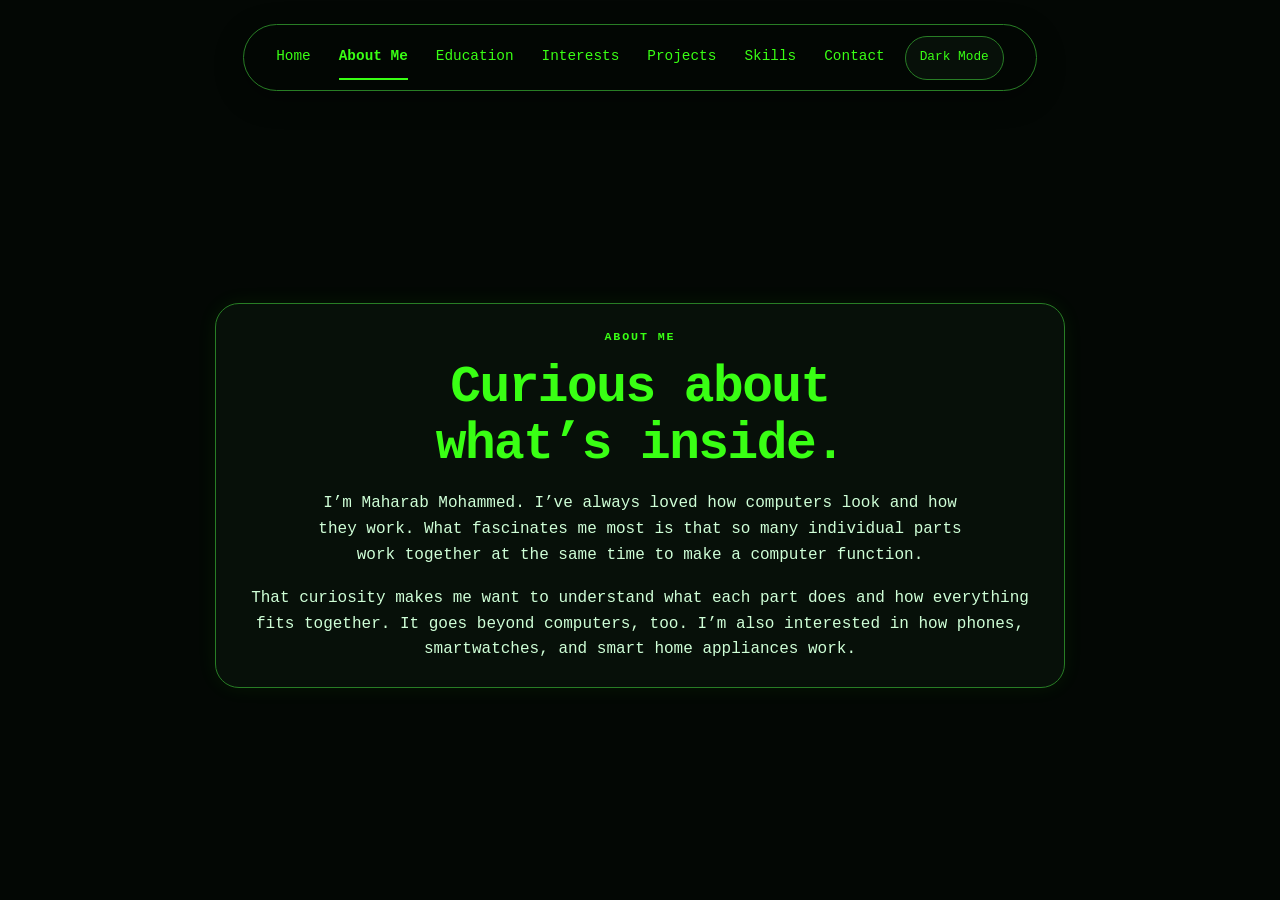
<file: about.html>
<!DOCTYPE html>
<html lang="en">
<head>
  <meta charset="UTF-8">
  <meta name="viewport" content="width=device-width, initial-scale=1">
  <meta name="description" content="Learn about Maharab Mohammed's curiosity about computers and smart devices, studies at NJIT, and goals in hands-on engineering.">
  <title>About Me | Maharab Mohammed</title>
  <link rel="stylesheet" href="css/styles.css?v=site-controls-1">
  <link rel="icon" href="images/favicon.svg" type="image/svg+xml">
  <script src="js/main.js?v=theme-label-2" defer></script>
</head>
<body class="compact-page centered-page centered-text-page">
  <a class="skip-link" href="#main">Skip to content</a>
  <header class="site-header wrapper">
    <button class="nav-toggle" type="button" aria-controls="site-navigation" aria-expanded="false" hidden>Menu</button>
    <nav id="site-navigation" aria-label="Main navigation">
      <a href="index.html?v=centered-home-1">Home</a>
      <a href="about.html" aria-current="page">About Me</a>
      <a href="education.html">Education</a>
      <a href="interests.html">Interests</a>
      <a href="projects.html">Projects</a>
      <a href="skills.html">Skills</a>
      <a href="contact.html">Contact</a>
    </nav>
    <button class="theme-toggle" type="button" aria-pressed="false" aria-label="Current theme: Dark Mode. Switch to Light Mode" hidden>Dark Mode</button>
  </header>
  <main id="main" class="wrapper">
    <div class="about-story">
      <section class="education rounded-panel" aria-labelledby="about-heading">
        <p class="eyebrow">About me</p>
        <h1 id="about-heading">Curious about<br><span>what’s inside.</span></h1>
        <p class="introduction">I’m Maharab Mohammed. I’ve always loved how computers look and how they work. What fascinates me most is that so many individual parts work together at the same time to make a computer function.</p>
        <p>That curiosity makes me want to understand what each part does and how everything fits together. It goes beyond computers, too. I’m also interested in how phones, smartwatches, and smart home appliances work.</p>
      </section>

    </div>


  </main>
</body>
</html>
</file>
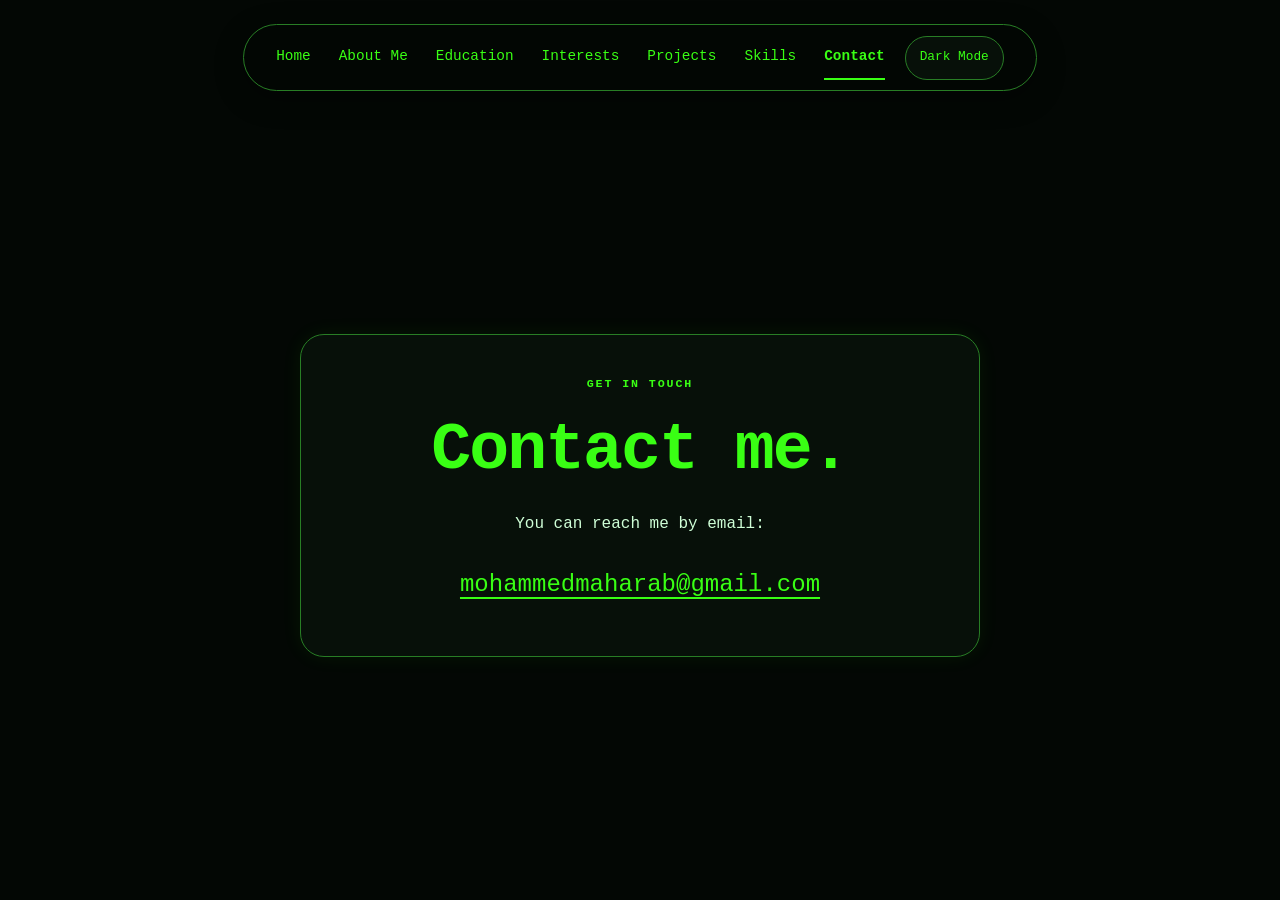
<file: contact.html>
<!DOCTYPE html>
<html lang="en">
<head>
  <meta charset="UTF-8">
  <meta name="viewport" content="width=device-width, initial-scale=1">
  <meta name="description" content="Contact Maharab Mohammed by email.">
  <title>Contact | Maharab Mohammed</title>
  <link rel="stylesheet" href="css/styles.css?v=site-controls-1">
  <link rel="icon" href="images/favicon.svg" type="image/svg+xml">
  <script src="js/main.js?v=theme-label-2" defer></script>
</head>
<body class="centered-page centered-text-page">
  <a class="skip-link" href="#main">Skip to content</a>
  <header class="site-header wrapper">
    <button class="nav-toggle" type="button" aria-controls="site-navigation" aria-expanded="false" hidden>Menu</button>
    <nav id="site-navigation" aria-label="Main navigation">
      <a href="index.html?v=centered-home-1">Home</a>
      <a href="about.html">About Me</a>
      <a href="education.html">Education</a>
      <a href="interests.html">Interests</a>
      <a href="projects.html">Projects</a>
      <a href="skills.html">Skills</a>
      <a href="contact.html" aria-current="page">Contact</a>
    </nav>
    <button class="theme-toggle" type="button" aria-pressed="false" aria-label="Current theme: Dark Mode. Switch to Light Mode" hidden>Dark Mode</button>
  </header>
  <main id="main" class="about-story wrapper">
    <section class="education rounded-panel contact-panel" aria-labelledby="contact-heading">
    <p class="eyebrow">Get in touch</p>
    <h1 id="contact-heading">Contact me.</h1>
    <p>You can reach me by email:</p>
    <a class="contact-email" href="mailto:mohammedmaharab@gmail.com">mohammedmaharab@gmail.com</a>
    </section>
  </main>
</body>
</html>
</file>
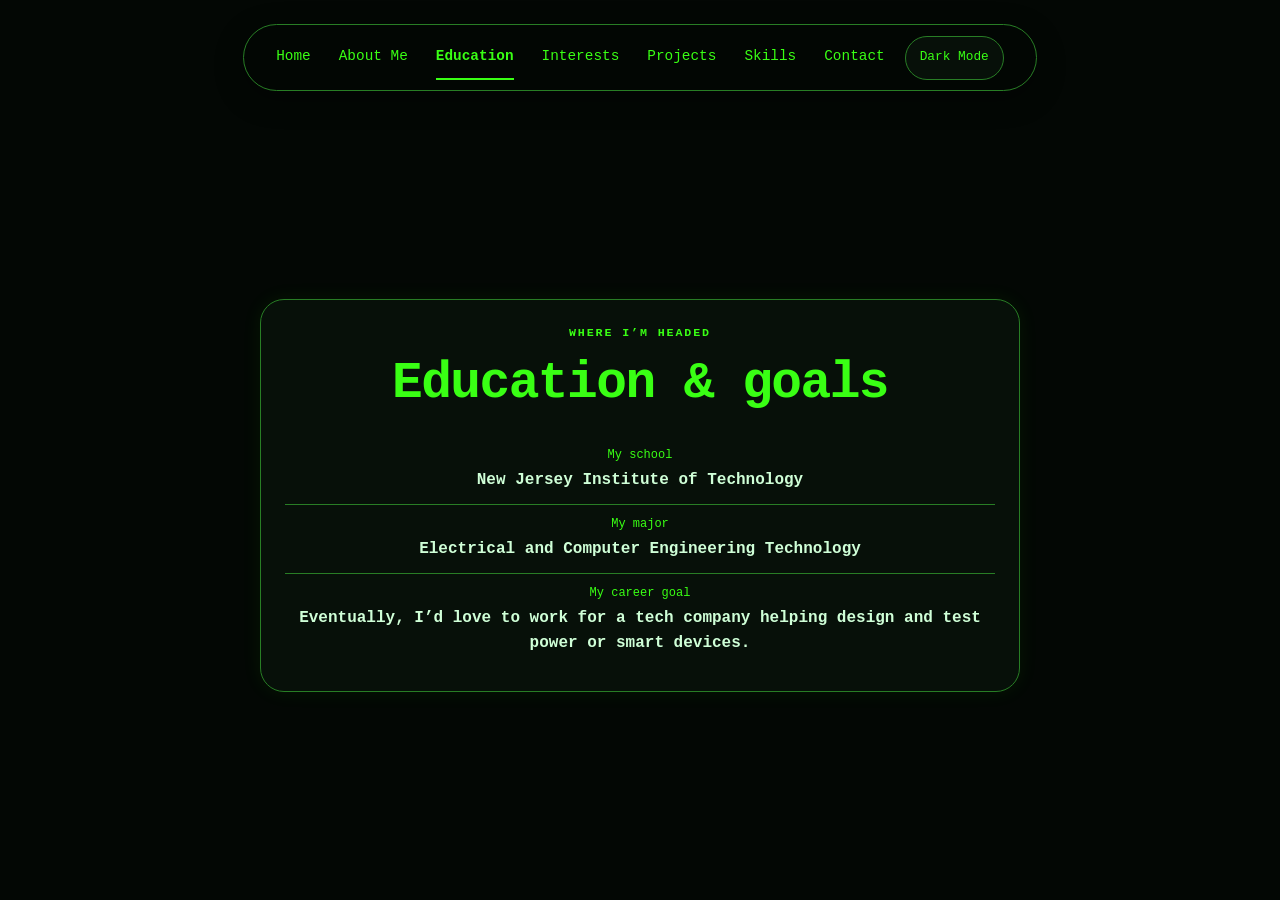
<file: education.html>
<!DOCTYPE html>
<html lang="en">
<head>
  <meta charset="UTF-8">
  <meta name="viewport" content="width=device-width, initial-scale=1">
  <meta name="description" content="Education of Maharab Mohammed, an Electrical and Computer Engineering Technology student at NJIT.">
  <title>Education | Maharab Mohammed</title>
  <link rel="stylesheet" href="css/styles.css?v=site-controls-1">
  <link rel="icon" href="images/favicon.svg" type="image/svg+xml">
  <script src="js/main.js?v=theme-label-2" defer></script>
</head>
<body class="compact-page centered-page">
  <a class="skip-link" href="#main">Skip to content</a>
  <header class="site-header wrapper">
    <button class="nav-toggle" type="button" aria-controls="site-navigation" aria-expanded="false" hidden>Menu</button>
    <nav id="site-navigation" aria-label="Main navigation">
      <a href="index.html?v=centered-home-1">Home</a>
      <a href="about.html">About Me</a>
      <a href="education.html" aria-current="page">Education</a>
      <a href="interests.html">Interests</a>
      <a href="projects.html">Projects</a>
      <a href="skills.html">Skills</a>
      <a href="contact.html">Contact</a>
    </nav>
    <button class="theme-toggle" type="button" aria-pressed="false" aria-label="Current theme: Dark Mode. Switch to Light Mode" hidden>Dark Mode</button>
  </header>
  <main id="main" class="content-page wrapper">
    <section id="education" class="education rounded-panel" aria-labelledby="education-heading">
      <p class="eyebrow">Where I’m headed</p>
      <div class="education-grid">
        <div><h1 id="education-heading">Education &amp; goals</h1></div>
        <dl>
          <div><dt>My school</dt><dd>New Jersey Institute of Technology</dd></div>
          <div><dt>My major</dt><dd>Electrical and Computer Engineering Technology</dd></div>
          <div><dt>My career goal</dt><dd>Eventually, I’d love to work for a tech company helping design and test power or smart devices.</dd></div>
        </dl>
      </div>
    </section>
  </main>
</body>
</html>
</file>
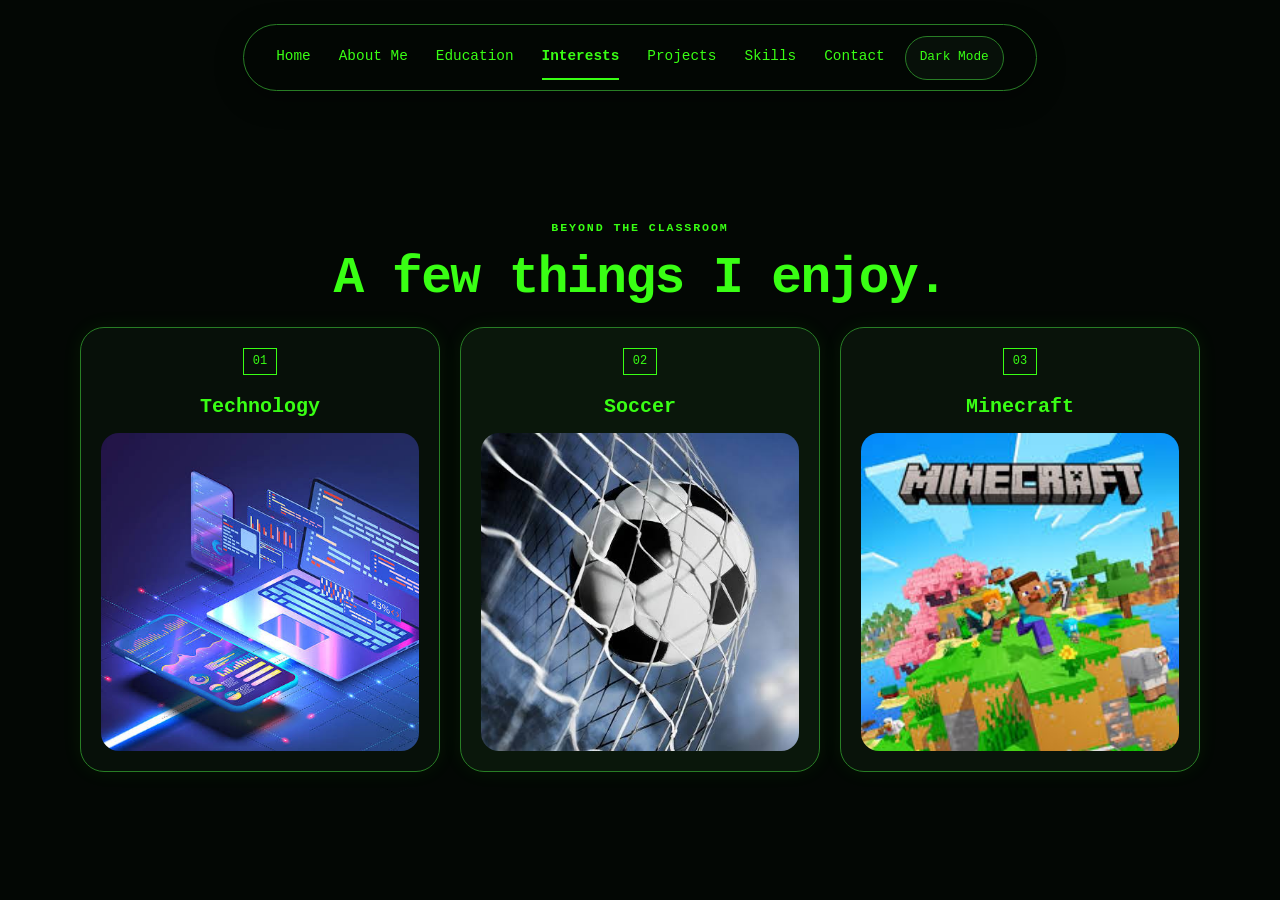
<file: interests.html>
<!DOCTYPE html>
<html lang="en">
<head>
  <meta charset="UTF-8">
  <meta name="viewport" content="width=device-width, initial-scale=1">
  <meta name="description" content="Interests of Maharab Mohammed, an Electrical and Computer Engineering Technology student at NJIT.">
  <title>Interests | Maharab Mohammed</title>
  <link rel="stylesheet" href="css/styles.css?v=site-controls-1">
  <link rel="icon" href="images/favicon.svg" type="image/svg+xml">
  <script src="js/main.js?v=theme-label-2" defer></script>
</head>
<body class="compact-page centered-page">
  <a class="skip-link" href="#main">Skip to content</a>
  <header class="site-header wrapper">
    <button class="nav-toggle" type="button" aria-controls="site-navigation" aria-expanded="false" hidden>Menu</button>
    <nav id="site-navigation" aria-label="Main navigation">
      <a href="index.html?v=centered-home-1">Home</a>
      <a href="about.html">About Me</a>
      <a href="education.html">Education</a>
      <a href="interests.html" aria-current="page">Interests</a>
      <a href="projects.html">Projects</a>
      <a href="skills.html">Skills</a>
      <a href="contact.html">Contact</a>
    </nav>
    <button class="theme-toggle" type="button" aria-pressed="false" aria-label="Current theme: Dark Mode. Switch to Light Mode" hidden>Dark Mode</button>
  </header>
  <main id="main" class="content-page wrapper">
    <section id="interests" class="interests" aria-labelledby="interests-heading">
      <p class="eyebrow">Beyond the classroom</p>
      <h1 id="interests-heading">A few things I enjoy.</h1>
      <ul class="interest-list">
        <li><span class="interest-number" aria-hidden="true">01</span><h3>Technology</h3><img class="interest-image" src="images/tech.jpg" alt="Illustration of a laptop, phone, and tablet surrounded by colorful code and data displays." width="678" height="452" loading="lazy"></li>
        <li><span class="interest-number" aria-hidden="true">02</span><h3>Soccer</h3><img class="interest-image" src="images/soccer.jpg" alt="A black-and-white soccer ball caught in a goal net." width="684" height="448" loading="lazy"></li>
        <li><span class="interest-number" aria-hidden="true">03</span><h3>Minecraft</h3><img class="interest-image minecraft-image" src="images/minecraft.jpg" alt="Minecraft artwork with characters exploring a grassy block landscape beneath the Minecraft logo." width="225" height="225" loading="lazy"></li>
      </ul>
    </section>
  </main>
</body>
</html>
</file>
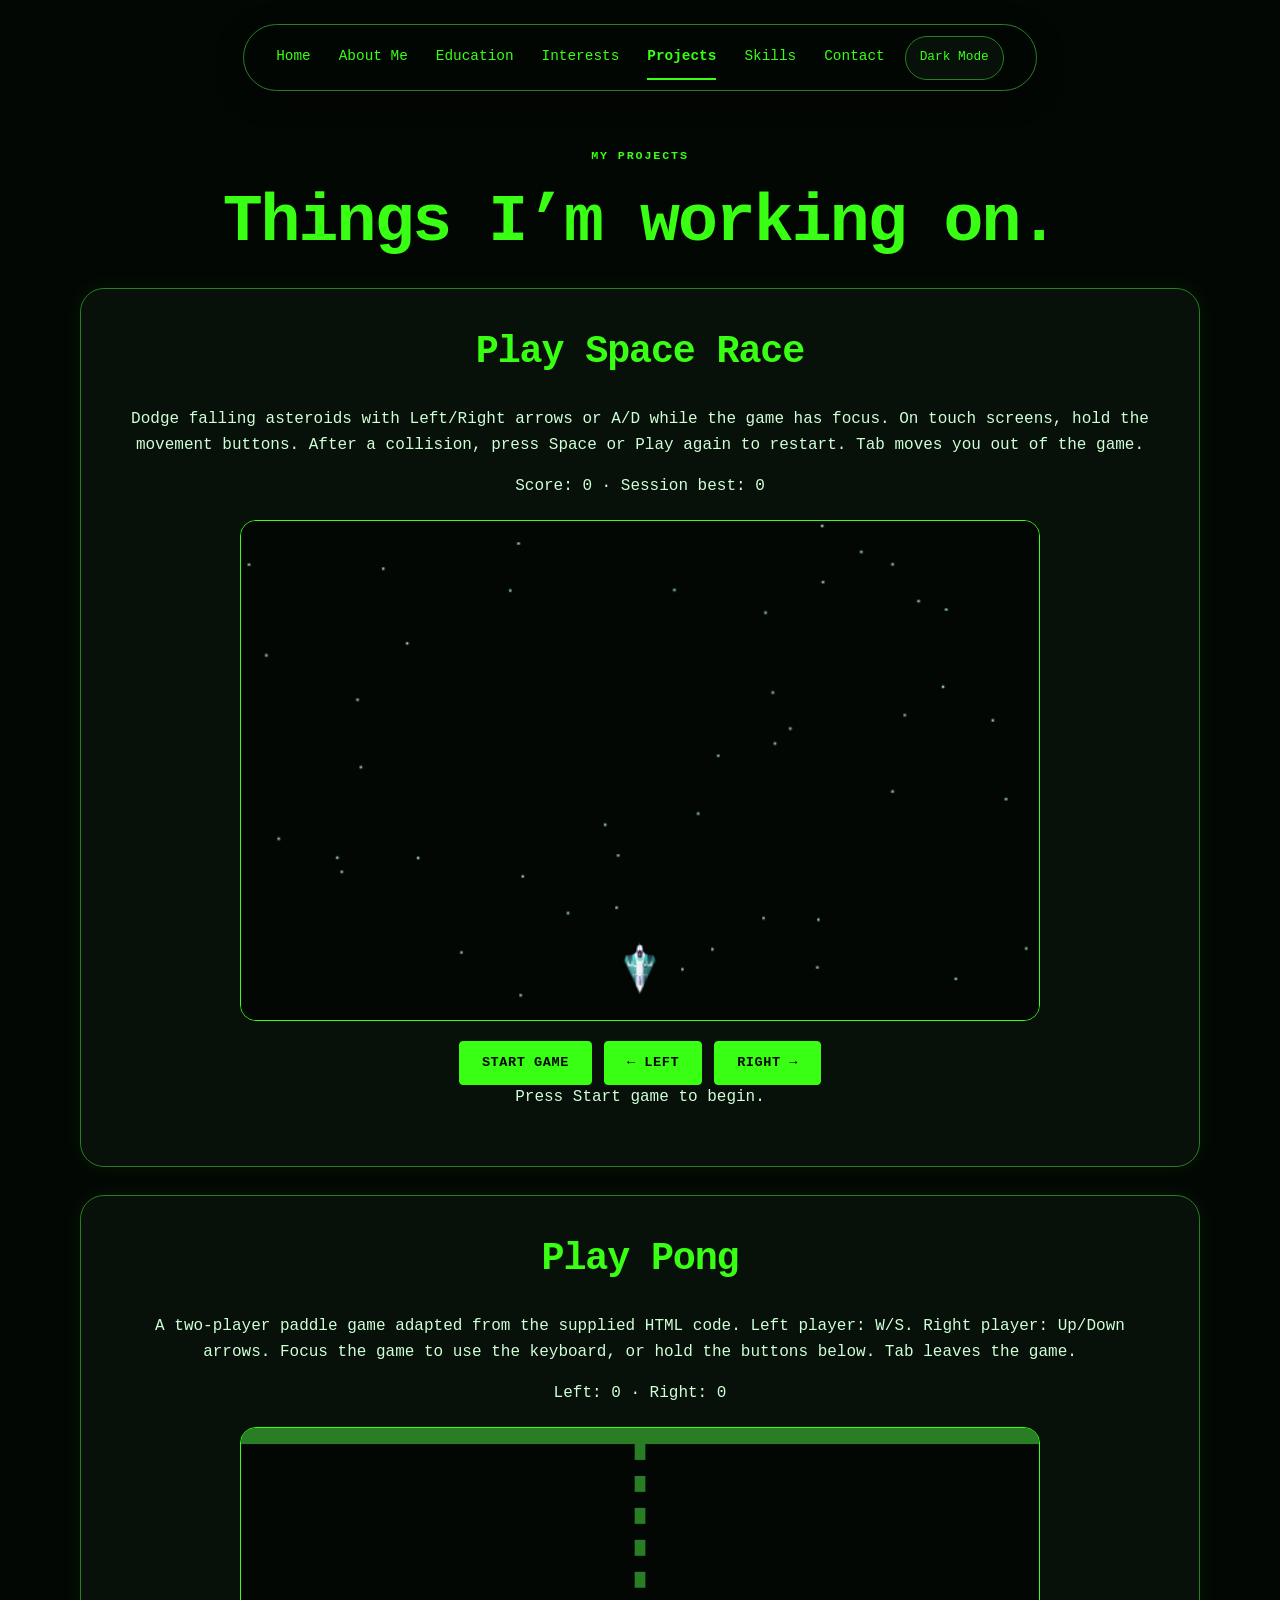
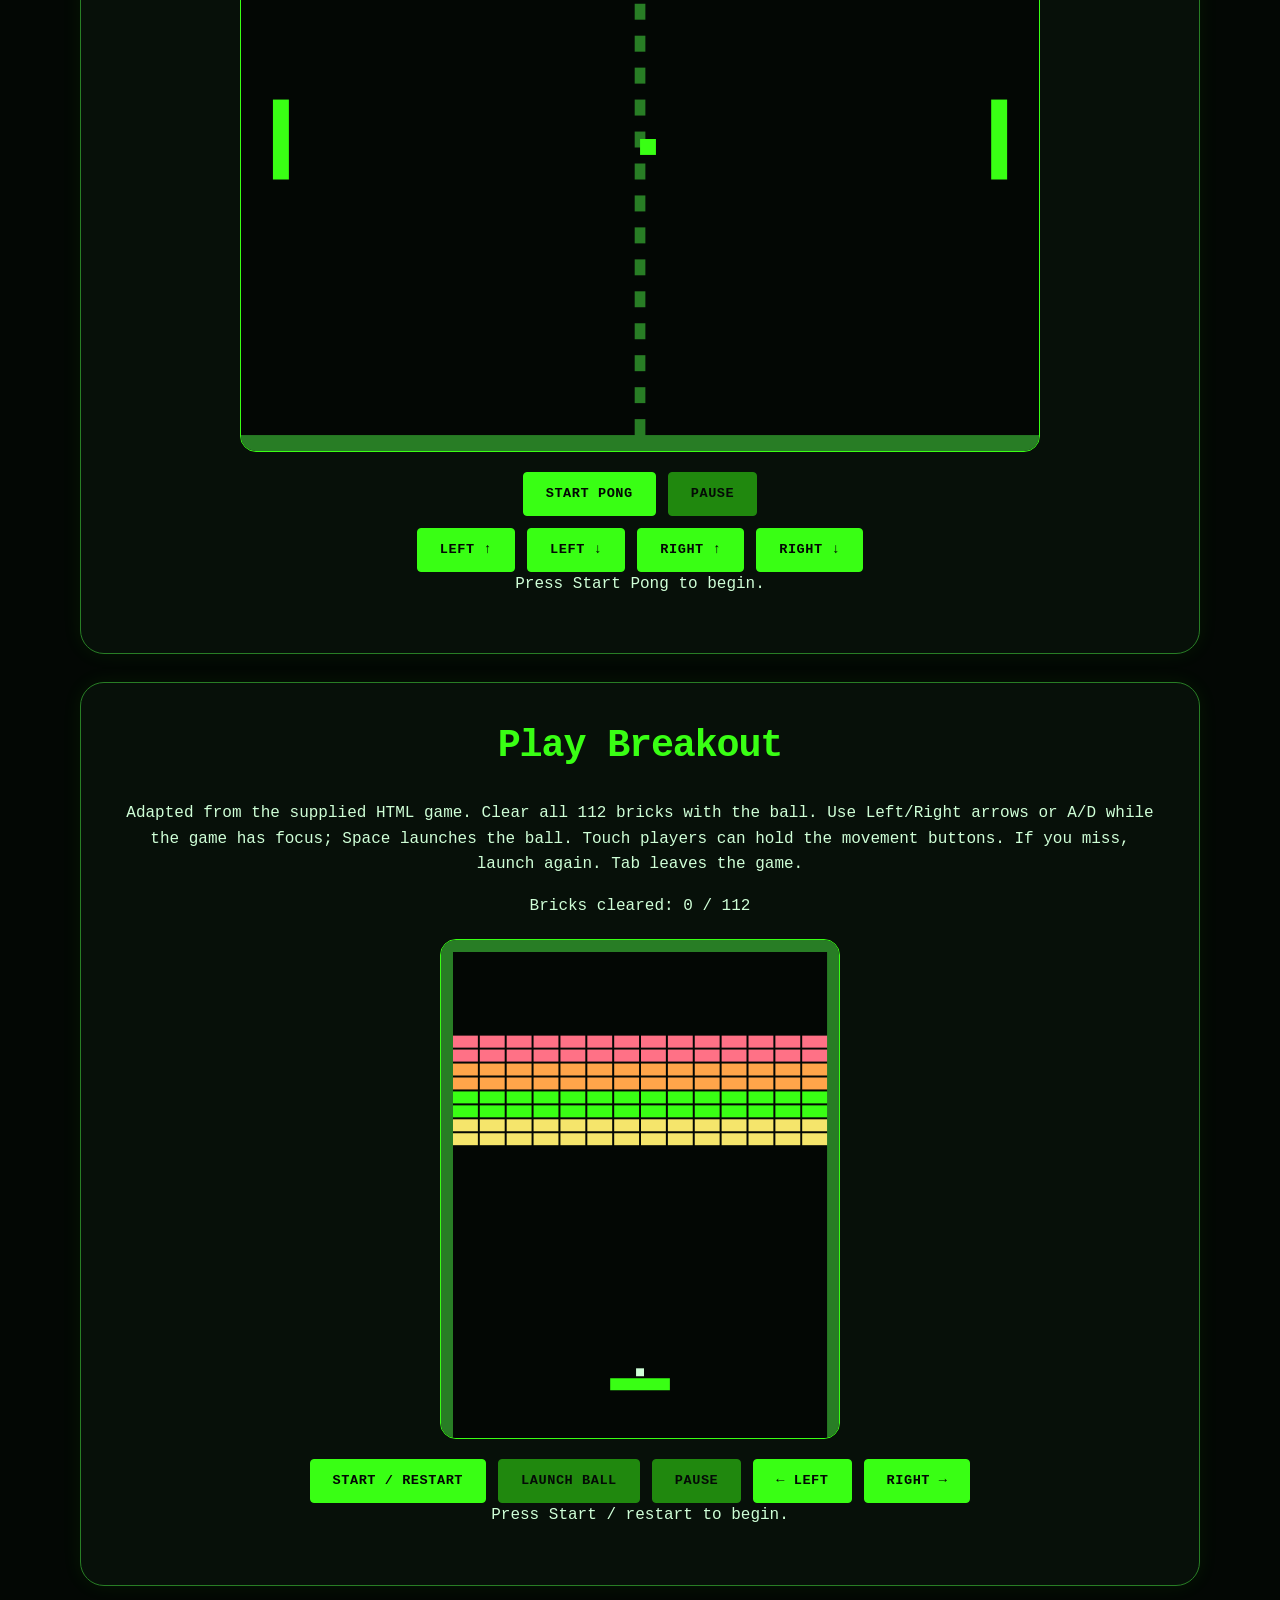
<file: projects.html>
<!DOCTYPE html>
<html lang="en">
<head>
  <meta charset="UTF-8">
  <meta name="viewport" content="width=device-width, initial-scale=1">
  <meta name="description" content="Play Space Race, two-player Pong, and Breakout in Maharab Mohammed's project portfolio.">
  <title>Projects | Maharab Mohammed</title>
  <link rel="stylesheet" href="css/styles.css?v=site-controls-1">
  <link rel="icon" href="images/favicon.svg" type="image/svg+xml">
  <script src="js/main.js?v=theme-label-2" defer></script>
</head>
<body class="projects-page">
  <a class="skip-link" href="#main">Skip to content</a>
  <header class="site-header wrapper">
    <button class="nav-toggle" type="button" aria-controls="site-navigation" aria-expanded="false" hidden>Menu</button>
    <nav id="site-navigation" aria-label="Main navigation">
      <a href="index.html?v=centered-home-1">Home</a>
      <a href="about.html">About Me</a>
      <a href="education.html">Education</a>
      <a href="interests.html">Interests</a>
      <a href="projects.html" aria-current="page">Projects</a>
      <a href="skills.html">Skills</a>
      <a href="contact.html">Contact</a>
    </nav>
    <button class="theme-toggle" type="button" aria-pressed="false" aria-label="Current theme: Dark Mode. Switch to Light Mode" hidden>Dark Mode</button>
  </header>
  <main id="main" class="content-page wrapper">
    <p class="eyebrow">My projects</p>
    <h1>Things I’m working on.</h1>
    <section class="education rounded-panel playable-game" aria-labelledby="game-heading">
      <h2 id="game-heading">Play Space Race</h2>
      <p id="game-instructions">Dodge falling asteroids with Left/Right arrows or A/D while the game has focus. On touch screens, hold the movement buttons. After a collision, press Space or Play again to restart. Tab moves you out of the game.</p>
      <p id="game-score">Score: 0 · Session best: 0</p>
      <div class="game-stage space-race-stage">
        <canvas id="space-race" width="640" height="400" tabindex="0" aria-label="Space Race game area" aria-describedby="game-instructions">Space Race requires a browser with Canvas support.</canvas>
        <div class="game-result" id="space-race-result" hidden aria-hidden="true"></div>
      </div>
      <div class="game-controls">
        <button class="button" id="start-game" type="button">Start game</button>
        <button class="button" data-move="left" type="button" aria-label="Move spaceship left">← Left</button>
        <button class="button" data-move="right" type="button" aria-label="Move spaceship right">Right →</button>
      </div>
      <p id="game-status" role="status">Press Start game to begin.</p>
      <noscript><p>Enable JavaScript to play Space Race.</p></noscript>
    </section>
    <section class="education rounded-panel playable-game" aria-labelledby="pong-heading">
      <h2 id="pong-heading">Play Pong</h2>
      <p id="pong-instructions">A two-player paddle game adapted from the supplied HTML code. Left player: W/S. Right player: Up/Down arrows. Focus the game to use the keyboard, or hold the buttons below. Tab leaves the game.</p>
      <p id="pong-score">Left: 0 · Right: 0</p>
      <div class="game-stage pong-stage">
        <canvas id="pong" width="750" height="585" tabindex="0" aria-label="Two-player Pong game" aria-describedby="pong-instructions">Pong requires Canvas support.</canvas>
        <div class="game-result" id="pong-result" hidden aria-hidden="true"></div>
      </div>
      <div class="game-controls">
        <button class="button" id="pong-start" type="button">Start Pong</button>
        <button class="button" id="pong-pause" type="button" disabled>Pause</button>
      </div>
      <div class="game-controls pong-movement" role="group" aria-label="Pong paddle controls">
        <button class="button" data-pong="w" type="button">Left ↑</button>
        <button class="button" data-pong="s" type="button">Left ↓</button>
        <button class="button" data-pong="ArrowUp" type="button">Right ↑</button>
        <button class="button" data-pong="ArrowDown" type="button">Right ↓</button>
      </div>
      <p id="pong-status" role="status">Press Start Pong to begin.</p>
      <noscript><p>Enable JavaScript to play Pong.</p></noscript>
    </section>
    <section class="education rounded-panel playable-game" aria-labelledby="breakout-heading">
      <h2 id="breakout-heading">Play Breakout</h2>
      <p id="breakout-instructions">Adapted from the supplied HTML game. Clear all 112 bricks with the ball. Use Left/Right arrows or A/D while the game has focus; Space launches the ball. Touch players can hold the movement buttons. If you miss, launch again. Tab leaves the game.</p>
      <p id="breakout-score">Bricks cleared: 0 / 112</p>
      <div class="game-stage breakout-stage">
        <canvas id="breakout" width="400" height="500" tabindex="0" aria-label="Breakout brick-breaking game" aria-describedby="breakout-instructions">Breakout requires Canvas support.</canvas>
        <div class="game-result" id="breakout-result" hidden aria-hidden="true"></div>
      </div>
      <div class="game-controls">
        <button class="button" id="breakout-start" type="button">Start / restart</button>
        <button class="button" id="breakout-launch" type="button" disabled>Launch ball</button>
        <button class="button" id="breakout-pause" type="button" disabled>Pause</button>
        <button class="button" data-breakout="left" type="button">← Left</button>
        <button class="button" data-breakout="right" type="button">Right →</button>
      </div>
      <p id="breakout-status" role="status">Press Start / restart to begin.</p>
      <noscript><p>Enable JavaScript to play Breakout.</p></noscript>
    </section>
  </main>
</body>
</html>
</file>
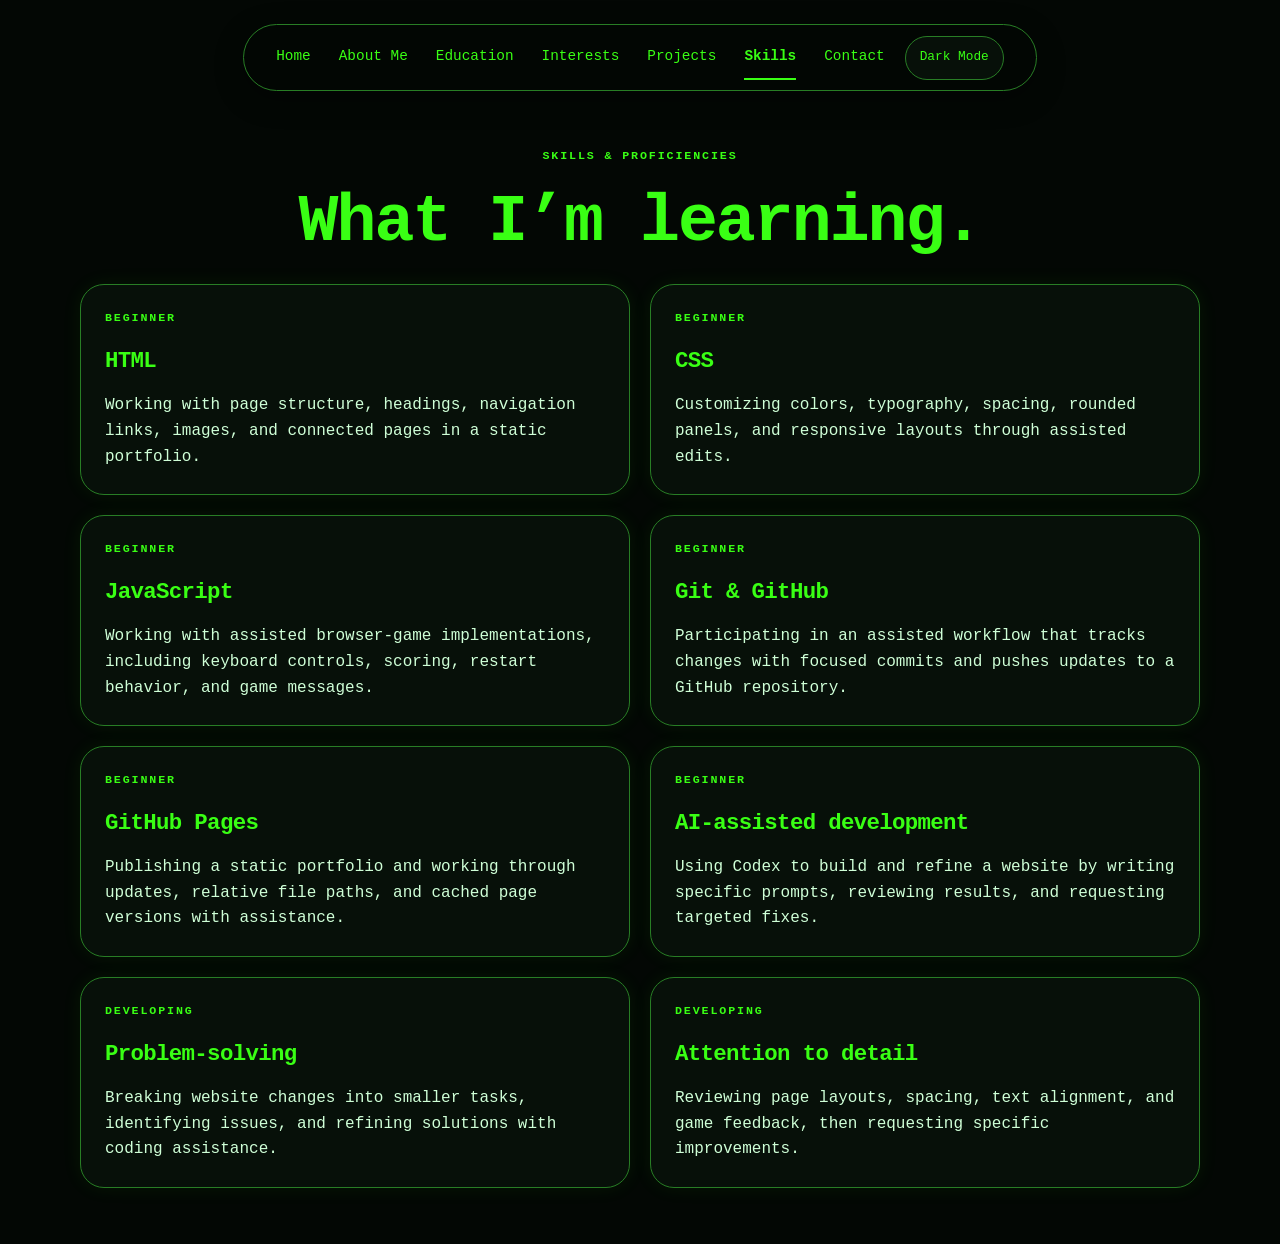
<file: skills.html>
<!DOCTYPE html>
<html lang="en">
<head>
  <meta charset="UTF-8">
  <meta name="viewport" content="width=device-width, initial-scale=1">
  <meta name="description" content="Technical skills and developing proficiencies of Maharab Mohammed in web development, GitHub Pages, and AI-assisted development.">
  <title>Skills | Maharab Mohammed</title>
  <link rel="stylesheet" href="css/styles.css?v=site-controls-1">
  <link rel="icon" href="images/favicon.svg" type="image/svg+xml">
  <script src="js/main.js?v=theme-label-2" defer></script>
</head>
<body class="skills-page">
  <a class="skip-link" href="#main">Skip to content</a>
  <header class="site-header wrapper">
    <button class="nav-toggle" type="button" aria-controls="site-navigation" aria-expanded="false" hidden>Menu</button>
    <nav id="site-navigation" aria-label="Main navigation">
      <a href="index.html?v=centered-home-1">Home</a>
      <a href="about.html">About Me</a>
      <a href="education.html">Education</a>
      <a href="interests.html">Interests</a>
      <a href="projects.html">Projects</a>
      <a href="skills.html" aria-current="page">Skills</a>
      <a href="contact.html">Contact</a>
    </nav>
    <button class="theme-toggle" type="button" aria-pressed="false" aria-label="Current theme: Dark Mode. Switch to Light Mode" hidden>Dark Mode</button>
  </header>
  <main id="main" class="content-page wrapper">
    <p class="eyebrow">Skills &amp; proficiencies</p>
    <h1>What I’m learning.</h1>
    <div class="skills-grid">
      <section class="education rounded-panel" aria-labelledby="html-skill">
        <p class="eyebrow">Beginner</p>
        <h2 id="html-skill">HTML</h2>
        <p>Working with page structure, headings, navigation links, images, and connected pages in a static portfolio.</p>
      </section>
      <section class="education rounded-panel" aria-labelledby="css-skill">
        <p class="eyebrow">Beginner</p>
        <h2 id="css-skill">CSS</h2>
        <p>Customizing colors, typography, spacing, rounded panels, and responsive layouts through assisted edits.</p>
      </section>
      <section class="education rounded-panel" aria-labelledby="js-skill">
        <p class="eyebrow">Beginner</p>
        <h2 id="js-skill">JavaScript</h2>
        <p>Working with assisted browser-game implementations, including keyboard controls, scoring, restart behavior, and game messages.</p>
      </section>
      <section class="education rounded-panel" aria-labelledby="git-skill">
        <p class="eyebrow">Beginner</p>
        <h2 id="git-skill">Git &amp; GitHub</h2>
        <p>Participating in an assisted workflow that tracks changes with focused commits and pushes updates to a GitHub repository.</p>
      </section>
      <section class="education rounded-panel" aria-labelledby="pages-skill">
        <p class="eyebrow">Beginner</p>
        <h2 id="pages-skill">GitHub Pages</h2>
        <p>Publishing a static portfolio and working through updates, relative file paths, and cached page versions with assistance.</p>
      </section>
      <section class="education rounded-panel" aria-labelledby="ai-skill">
        <p class="eyebrow">Beginner</p>
        <h2 id="ai-skill">AI-assisted development</h2>
        <p>Using Codex to build and refine a website by writing specific prompts, reviewing results, and requesting targeted fixes.</p>
      </section>
      <section class="education rounded-panel" aria-labelledby="problem-solving-skill">
        <p class="eyebrow">Developing</p>
        <h2 id="problem-solving-skill">Problem-solving</h2>
        <p>Breaking website changes into smaller tasks, identifying issues, and refining solutions with coding assistance.</p>
      </section>
      <section class="education rounded-panel" aria-labelledby="attention-skill">
        <p class="eyebrow">Developing</p>
        <h2 id="attention-skill">Attention to detail</h2>
        <p>Reviewing page layouts, spacing, text alignment, and game feedback, then requesting specific improvements.</p>
      </section>
    </div>
  </main>
</body>
</html>
</file>
<file: css/styles.css>
:root {
  color-scheme: dark;
  --background: #030704;
  --text: #cfffd7;
  --green: #39ff14;
  --surface: #071009;
  --surface-raised: #0a170b;
  --border: #287d25;
  font-family: "Cascadia Code", Consolas, "Courier New", monospace;
  color: var(--text);
  background: var(--background);
  line-height: 1.6;
}
* { box-sizing: border-box; }
[hidden] { display: none !important; }
:root[data-theme="light"] {
  color-scheme: light;
  --background: #f1f8ef;
  --text: #183620;
  --green: #17652b;
  --surface: #ffffff;
  --surface-raised: #e1eedc;
  --border: #648468;
}
:root[data-theme="light"] .home-page { background-image: linear-gradient(rgba(241, 248, 239, 0.88), rgba(241, 248, 239, 0.88)), url("../images/voxel-workshop.jpg"); }
:root[data-theme="light"] .site-header, :root[data-theme="light"] .site-footer { background: var(--surface); }
:root[data-theme="light"] .home-intro h1 { text-shadow: 0 2px 12px #fff; }
:root[data-theme="light"] .interest-list li:nth-child(3) { background: #e5f3e8; }
:root[data-theme="light"] .game-result { color: #39ff14; }
.nav-toggle, .theme-toggle { font: inherit; font-size: 0.8rem; color: var(--green); background: var(--surface); border: 1px solid var(--border); border-radius: 999px; padding: 10px 14px; min-height: 44px; cursor: pointer; }
.theme-toggle[aria-pressed="true"] { background: var(--green); color: var(--background); }
@media (max-width: 760px) {
  .site-header { border-radius: 28px; }
  .site-header:has(.nav-toggle:not([hidden])) nav { flex-basis: 100%; order: 3; flex-direction: column; align-items: stretch; }
  .site-header nav a { padding: 10px 16px; }
}
body { margin: 0; min-height: 100vh; background-color: var(--background); color: var(--text); }
.home-page { display: flex; flex-direction: column; }
.home-intro { flex: 1; display: grid; place-items: center; text-align: center; padding-block: 60px; }
.home-intro h1 { margin: 0; padding: clamp(12px, 3vw, 32px); background: transparent; border: 0; text-shadow: 0 3px 12px #000, 0 0 24px rgba(57, 255, 20, 0.3); }
.home-intro h1 span { display: block; }
.about-story { max-width: 760px; padding-block: 64px; }
.content-page { padding-block: 56px; }
.page-note { max-width: 65ch; margin-block: 28px; }
.contact-email { display: inline-block; max-width: 100%; overflow-wrap: anywhere; font-size: clamp(1rem, 3vw, 1.5rem); padding-block: 12px; }
.home-page {
  background-color: var(--background);
  background-image: linear-gradient(90deg, rgba(3, 7, 4, 0.94), rgba(3, 7, 4, 0.76)), url("../images/voxel-workshop.jpg");
  background-size: cover;
  background-position: center top;
  background-repeat: no-repeat;
}
a { color: var(--green); text-underline-offset: 0.25em; }
a:hover { text-decoration-thickness: 2px; }
a:focus-visible { outline: 3px solid var(--green); outline-offset: 5px; }
.wrapper { width: min(1120px, calc(100% - 40px)); margin-inline: auto; }
.skip-link { position: absolute; top: 10px; left: 10px; padding: 12px; background: var(--surface); transform: translateY(-180%); z-index: 2; }
.skip-link:focus { transform: translateY(0); }
.site-header { display: flex; justify-content: space-between; align-items: center; flex-wrap: wrap; gap: 20px; padding-block: 26px; border-bottom: 1px solid var(--border); }
.brand { display: flex; align-items: center; gap: 12px; text-decoration: none; font-weight: 700; color: var(--text); }
.monogram { display: grid; place-items: center; width: 42px; height: 42px; background: var(--green); color: var(--background); border-radius: 4px; font-size: 0.8rem; }
nav { display: flex; flex-wrap: wrap; gap: 24px; }
nav a { font-size: 0.9rem; padding-block: 7px; }
nav a[aria-current] { font-weight: 700; }
.hero { display: grid; gap: 36px; padding-block: 56px; align-items: center; }
.home-page .hero { grid-template-columns: minmax(0, 1fr); min-height: 68vh; }
.home-page .hero-copy { max-width: 720px; padding: clamp(22px, 4vw, 40px); background: var(--background); border: 1px solid var(--border); border-left: 4px solid var(--green); border-radius: 4px; }
.home-page .interests > .eyebrow, .home-page .interests > h2 { width: fit-content; max-width: 100%; padding: 10px 16px; background: var(--background); border-radius: 4px; }
.eyebrow { text-transform: uppercase; letter-spacing: 0.16em; font-size: 0.73rem; font-weight: 700; color: var(--green); margin: 0 0 20px; }
h1, h2, h3, p { margin-top: 0; }
h1 { font-size: clamp(2.5rem, 5.2vw, 4.4rem); line-height: 1.12; letter-spacing: -0.03em; font-weight: 600; margin-bottom: 24px; }
h1 span { color: var(--green); }
.introduction { max-width: 49ch; font-size: 1.08rem; margin-bottom: 30px; }
.button { display: inline-flex; align-items: center; gap: 28px; background: var(--green); color: var(--background); padding: 13px 22px; border-radius: 4px; text-decoration: none; font-weight: 700; }
.button:hover { background: #a0ffbf; }
.education { background: var(--surface); border: 1px solid var(--border); border-radius: 4px; padding: 28px; scroll-margin-top: 24px; }
h2 { font-size: clamp(1.8rem, 3vw, 2.5rem); line-height: 1.2; letter-spacing: -0.03em; font-weight: 600; }
.education-grid { display: grid; gap: 14px; }
dl { margin: 0; }
dl > div { padding-block: 14px; border-bottom: 1px solid var(--border); }
dl > div:first-child { padding-top: 0; }
dl > div:last-child { border-bottom: 0; }
dt { font-size: 0.75rem; color: var(--green); margin-bottom: 3px; }
dd { margin: 0; font-weight: 600; }
.interests { padding-block: 64px; scroll-margin-top: 24px; }
.interest-list { list-style: none; display: grid; grid-auto-rows: 1fr; gap: 20px; padding: 0; margin: 28px 0 0; }
.interest-list li { min-width: 0; display: flex; flex-direction: column; align-items: center; padding: 26px; border-radius: 24px; background: var(--surface); border: 1px solid var(--border); }
.interest-list li:nth-child(2) { background: var(--surface-raised); }
.interest-list li:nth-child(3) { background: #09130a; }
.interest-number { font-size: 0.75rem; color: var(--green); }
h3 { margin-block: 25px 10px; font-size: 1.25rem; font-weight: 600; }
.interest-list p { margin-bottom: 0; }
.interest-image { display: block; width: 100%; height: auto; aspect-ratio: 1; object-fit: cover; border-radius: 18px; margin-bottom: 0; }
.minecraft-image { object-fit: contain; }
.site-footer { display: flex; justify-content: space-between; flex-wrap: wrap; gap: 16px; border-top: 1px solid var(--border); padding-block: 24px; font-size: 0.8rem; }
.site-footer p { margin: 0; }
@media (min-width: 760px) {
  .hero { grid-template-columns: 1.4fr 1fr; padding-block: 80px; gap: 48px; }
  .education { padding: 40px; }
  .education-grid { grid-template-columns: 1fr 1.1fr; gap: 40px; }
  .interest-list { grid-template-columns: repeat(3, 1fr); }
}
@media (prefers-reduced-motion: no-preference) {
  html { scroll-behavior: smooth; }
}

/* Terminal accents shared by every page. */
::selection { background: var(--green); color: var(--background); }
h1, h2, h3 { color: var(--green); overflow-wrap: anywhere; }
nav a { text-decoration: none; border-bottom: 2px solid transparent; }
nav a:hover, nav a[aria-current] { border-bottom-color: var(--green); }
.site-header { border-bottom-color: var(--green); }
.education, .interest-list li, .home-page .hero-copy { box-shadow: 0 0 20px rgba(57, 255, 20, 0.07); }
.interest-number { display: inline-block; border: 1px solid var(--green); padding: 3px 9px; }
.button { border: 1px solid var(--green); text-transform: uppercase; font-size: 0.85rem; letter-spacing: 0.04em; }
.button:hover { background: #a6ff8f; box-shadow: 0 0 18px rgba(57, 255, 20, 0.25); }

/* Matching floating pill bars on every page. */
.site-header, .site-footer {
  width: fit-content;
  max-width: calc(100% - 32px);
  justify-content: center;
  padding: 10px clamp(16px, 4vw, 32px);
  background: rgba(3, 7, 4, 0.94);
  border: 1px solid var(--border);
  border-radius: 999px;
  box-shadow: 0 8px 28px rgba(0, 0, 0, 0.35);
  text-align: center;
}
.site-header { margin-top: 24px; }
.site-footer { margin-bottom: 24px; column-gap: 24px; row-gap: 2px; }
.site-header nav { justify-content: center; column-gap: clamp(12px, 3vw, 28px); row-gap: 2px; }
.site-header nav a { font-size: clamp(0.75rem, 2.6vw, 0.9rem); padding-block: 10px; }
.site-footer a { padding-block: 10px; }

/* Home uses destination tiles instead of the shared navigation menu. */
.home-page > .site-header { align-self: flex-end; margin-inline: 16px; }
.home-page .home-intro { display: flex; flex-direction: column; justify-content: center; gap: 32px; padding-block: 40px; }
.home-tiles { display: grid; grid-template-columns: minmax(0, 1fr); gap: 24px; width: min(100%, 1000px); }
.home-tiles a { display: flex; align-items: center; justify-content: center; position: relative; gap: 16px; min-width: 0; aspect-ratio: 1; padding: 28px; border: 1px solid var(--border); border-radius: 24px; background: var(--surface); color: var(--green); text-align: center; text-decoration: none; font-size: clamp(1.1rem, 2.3vw, 1.6rem); font-weight: 700; }
.home-tiles a { font-family: system-ui, "Segoe UI", sans-serif; font-size: clamp(1.8rem, 3.5vw, 2.7rem); font-weight: 900; line-height: 1.15; overflow-wrap: anywhere; }
.home-page .theme-toggle { border: 0; background: transparent; }
.home-page .theme-toggle[aria-pressed="true"] { color: var(--green); }
.home-tiles a:hover { border-color: var(--green); background: var(--surface-raised); box-shadow: 0 0 20px rgba(57, 255, 20, 0.15); }
@media (min-width: 540px) { .home-tiles { grid-template-columns: repeat(2, minmax(0, 1fr)); } }
@media (min-width: 900px) { .home-tiles { grid-template-columns: repeat(3, minmax(0, 1fr)); } }

/* Reduce unused space without clipping content on small screens or zoom. */
.compact-page .about-story { max-width: 850px; padding-block: 28px; }
.compact-page .content-page { padding-block: 28px; }
.compact-page .interests { padding-block: 0; }
.compact-page h1 { font-size: clamp(2rem, 4vw, 3.2rem); margin-bottom: 18px; }
.compact-page .eyebrow { margin-bottom: 12px; }
.compact-page .introduction { max-width: 70ch; font-size: 1rem; margin-bottom: 18px; }
.compact-page .education { padding: 24px; }
.compact-page .education-grid { gap: 24px; }
.compact-page dl > div { padding-block: 10px; }
.compact-page .page-note { margin-block: 18px 0; }
.compact-page .interest-list { margin-top: 20px; }
.compact-page .interest-list li { padding: 20px; }
.compact-page h3 { margin-top: 16px; }
.centered-page { display: flex; flex-direction: column; min-height: 100vh; min-height: 100svh; }
.centered-page main { flex: 1; display: flex; flex-direction: column; justify-content: center; align-items: center; text-align: center; }
.centered-page .about-story, .centered-page .introduction, .centered-page .page-note { margin-inline: auto; }
.centered-page .education, .centered-page .interests { width: 100%; }
.centered-page .education-grid { grid-template-columns: minmax(0, 1fr); gap: 12px; }
.centered-page .education-grid h1 { margin-bottom: 12px; }
.centered-page dl { width: min(100%, 760px); margin-inline: auto; }
.centered-page .interest-list { text-align: center; }
.centered-page .contact-email { flex-shrink: 0; }
.centered-text-page main, .centered-text-page main section { text-align: center; }
.centered-text-page main h1, .centered-text-page main p { margin-inline: auto; }
.centered-text-page .about-story { width: 100%; }
.education.rounded-panel { border-radius: 24px; }
#education.rounded-panel { max-width: 760px; margin-inline: auto; }
.education.contact-panel { max-width: 680px; margin-inline: auto; }
.rounded-panel > :last-child { margin-bottom: 0; }
.projects-page main > h1, .projects-page main > .eyebrow { text-align: center; }
.skills-page main > h1, .skills-page main > .eyebrow, .skills-intro { text-align: center; }
.skills-intro { max-width: 70ch; margin: 0 auto 28px; }
.skills-grid { display: grid; gap: 24px; }
.skills-grid h2 { font-size: clamp(1.5rem, 3vw, 2rem); }
.skills-list dt { font-size: 1rem; font-weight: 700; }
.skills-list dd { font-weight: 400; font-size: 0.95rem; }
@media (min-width: 900px) { .skills-grid { grid-template-columns: repeat(2, minmax(0, 1fr)); } }
.project-card { display: grid; gap: 28px; margin-top: 32px; }
.project-art { display: flex; flex-direction: column; justify-content: center; align-items: center; gap: 24px; margin: 0; padding: 28px; background: #030704; border: 1px solid var(--border); border-radius: 18px; }
.project-art img { display: block; width: min(100%, 220px); height: auto; object-fit: contain; }
.project-art figcaption, .project-note { font-size: 0.8rem; }
.project-art figcaption { text-align: center; }
.project-note { margin-top: 18px; overflow-wrap: anywhere; }
.skills-page main > h1, .skills-page main > .eyebrow { text-align: center; }
.skills-intro { max-width: 68ch; margin: 0 auto 28px; text-align: center; }
.skills-grid { display: grid; gap: 20px; }
.skills-grid > section { min-width: 0; padding: 24px; }
.skills-grid h2 { font-size: 1.4rem; }
@media (min-width: 760px) { .skills-grid { grid-template-columns: repeat(2, minmax(0, 1fr)); } }
.playable-game { margin-top: 28px; text-align: center; }
#space-race, #pong { display: block; width: 100%; max-width: 800px; height: auto; margin: 20px auto; border: 1px solid var(--green); border-radius: 16px; }
#space-race:focus-visible, #pong:focus-visible, button:focus-visible { outline: 3px solid var(--green); outline-offset: 5px; }
.game-controls { display: flex; justify-content: center; flex-wrap: wrap; gap: 12px; }
.game-controls button { font-family: inherit; cursor: pointer; min-height: 44px; }
.game-controls [data-move] { touch-action: none; user-select: none; }
.game-controls [data-pong] { touch-action: none; user-select: none; }
.pong-movement { margin-top: 12px; }
#breakout { display: block; width: 100%; max-width: 400px; height: auto; margin: 20px auto; border: 1px solid var(--green); border-radius: 16px; }
#breakout:focus-visible { outline: 3px solid var(--green); outline-offset: 5px; }
.game-controls [data-breakout] { touch-action: none; user-select: none; }
.game-stage { position: relative; width: 100%; max-width: 800px; margin: 20px auto; }
.breakout-stage { max-width: 400px; }
.game-stage canvas { margin: 0 !important; }
.game-result { position: absolute; inset: 0; display: grid; place-content: center; padding: clamp(16px, 4vw, 32px); border-radius: 16px; background: rgba(3, 7, 4, 0.88); color: var(--green); font-size: clamp(1.1rem, 3vw, 2rem); font-weight: 700; line-height: 1.4; text-align: center; pointer-events: none; overflow-wrap: anywhere; }
.game-result[hidden] { display: none; }
button:disabled { opacity: 0.5; cursor: default; }
@media (min-width: 900px) { .project-card { grid-template-columns: 1fr 1.5fr; } }
@media (max-height: 720px) and (min-width: 760px) {
  .compact-page .site-header { margin-top: 16px; }
  .compact-page .content-page, .compact-page .about-story { padding-block: 20px; }
  .compact-page h1 { font-size: 2.5rem; }
}
</file>
